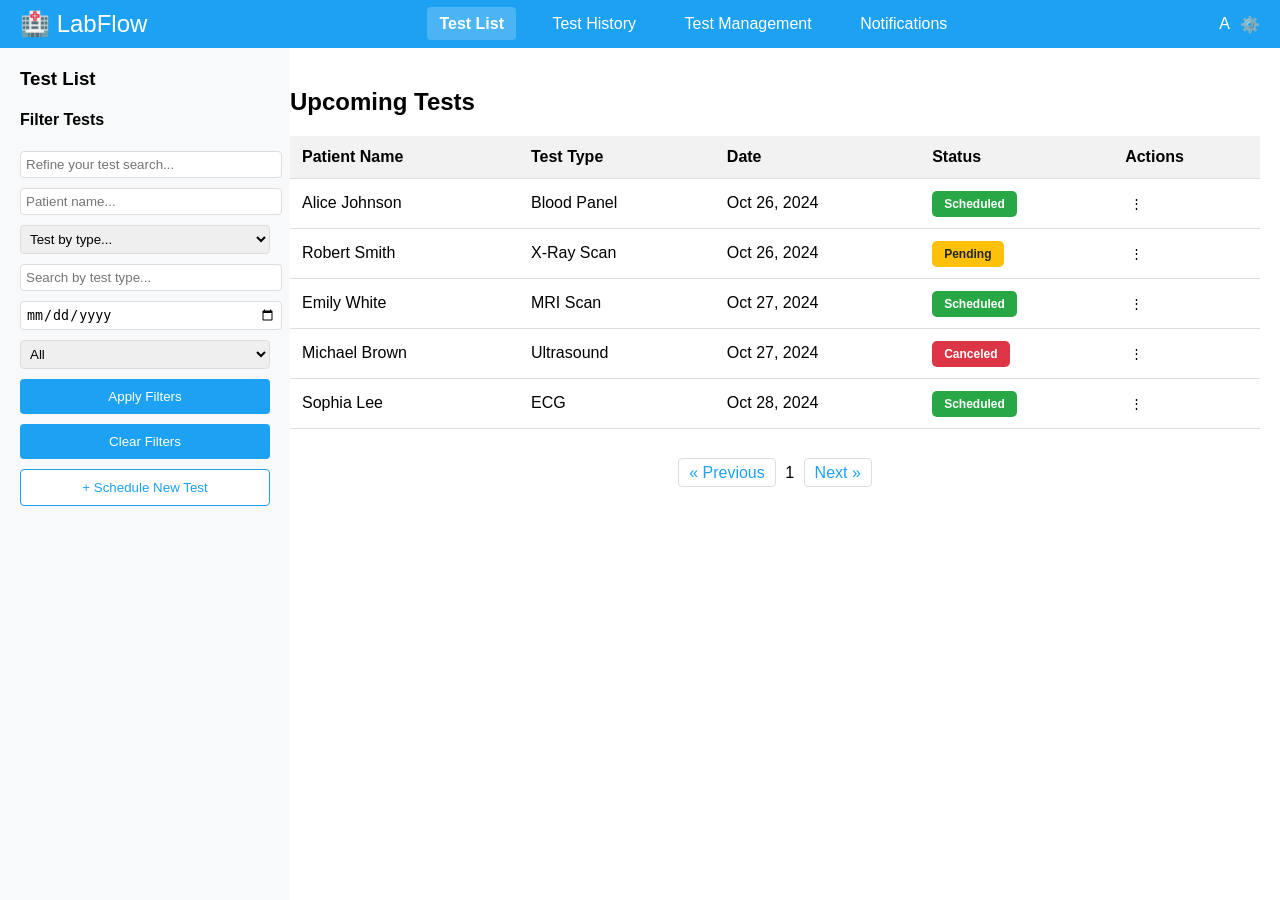
<file: TestList.html>
<!DOCTYPE html>
<html lang="en">
<head>
    <meta charset="UTF-8">
    <meta name="viewport" content="width=device-width, initial-scale=1.0">
    <title>Test List - LabFlow</title>
    <style>
        body {
            font-family: Arial, sans-serif;
            margin: 0;
            padding: 0;
        }
        .header {
            background-color: #1DA1F2;
            color: white;
            padding: 10px 20px;
            display: flex;
            justify-content: space-between;
            align-items: center;
        }
        .header .logo {
            font-size: 24px;
        }
        .header nav a {
            color: white;
            margin-left: 20px;
            text-decoration: none;
            padding: 8px 12px;
            border-radius: 4px;
            transition: background-color 0.3s;
        }
        .header nav a:hover {
            background-color: rgba(255,255,255,0.1);
        }
        .header nav a.active {
            background-color: rgba(255,255,255,0.2);
            font-weight: bold;
        }
        .user-actions {
            display: flex;
            align-items: center;
            gap: 10px;
        }
        .sidebar {
            width: 250px;
            background-color: #f8f9fa;
            height: 100vh;
            padding: 20px;
            position: fixed;
        }
        .sidebar h3 {
            margin-top: 0;
        }
        .sidebar .filter-section {
            margin-top: 20px;
        }
        .sidebar input, .sidebar select {
            width: 100%;
            margin-bottom: 10px;
            padding: 5px;
            border: 1px solid #ddd;
            border-radius: 4px;
        }
        .sidebar button {
            background-color: #1DA1F2;
            color: white;
            border: none;
            padding: 10px;
            width: 100%;
            margin-bottom: 10px;
            border-radius: 4px;
            cursor: pointer;
            transition: background-color 0.3s;
        }
        .sidebar button:hover {
            background-color: #0d8bd9;
        }
        .sidebar button:last-child {
            background-color: #fff;
            color: #1DA1F2;
            border: 1px solid #1DA1F2;
        }
        .sidebar button:last-child:hover {
            background-color: #f0f8ff;
        }
        .main-content {
            margin-left: 270px;
            padding: 20px;
        }
        .table {
            width: 100%;
            border-collapse: collapse;
        }
        .table th, .table td {
            padding: 12px;
            text-align: left;
            border-bottom: 1px solid #ddd;
        }
        .table th {
            background-color: #f2f2f2;
            font-weight: bold;
        }
        .table .status {
            padding: 6px 12px;
            border-radius: 5px;
            color: white;
            font-size: 12px;
            font-weight: bold;
        }
        .table .scheduled { background-color: #28a745; }
        .table .pending { background-color: #ffc107; color: #212529; }
        .table .canceled { background-color: #dc3545; }
        .actions button {
            background: none;
            border: none;
            cursor: pointer;
            padding: 5px;
            border-radius: 3px;
        }
        .actions button:hover {
            background-color: #f0f0f0;
        }
        .pagination {
            margin-top: 20px;
            text-align: center;
            padding: 15px;
        }
        .pagination a {
            color: #1DA1F2;
            text-decoration: none;
            margin: 0 5px;
            padding: 5px 10px;
            border: 1px solid #ddd;
            border-radius: 4px;
        }
        .pagination a:hover {
            background-color: #1DA1F2;
            color: white;
        }
    </style>
</head>
<body>
    <div class="header">
        <div class="logo">🏥 LabFlow</div>
        <nav>
            <a href="TestList.html" class="active">Test List</a>
            <a href="test-history.html">Test History</a>
            <a href="TManagement.html">Test Management</a>
            <a href="index.html">Notifications</a>
        </nav>
        <div class="user-actions">
            <span>A</span>
            <span>⚙️</span>
        </div>
    </div>
    <div class="sidebar">
        <h3>Test List</h3>
        <div class="filter-section">
            <h4>Filter Tests</h4>
            <input type="text" placeholder="Refine your test search...">
            <input type="text" placeholder="Patient name...">
            <select>
                <option value="">Test by type...</option>
                <option value="blood">Blood Panel</option>
                <option value="xray">X-Ray Scan</option>
                <option value="mri">MRI Scan</option>
                <option value="ultrasound">Ultrasound</option>
                <option value="ecg">ECG</option>
            </select>
            <input type="text" placeholder="Search by test type...">
            <input type="date" placeholder="Date Range...">
            <select>
                <option value="all">All</option>
                <option value="scheduled">Scheduled</option>
                <option value="pending">Pending</option>
                <option value="canceled">Canceled</option>
            </select>
            <button>Apply Filters</button>
            <button>Clear Filters</button>
            <button>+ Schedule New Test</button>
        </div>
    </div>
    <div class="main-content">
        <h2>Upcoming Tests</h2>
        <table class="table">
            <thead>
                <tr>
                    <th>Patient Name</th>
                    <th>Test Type</th>
                    <th>Date</th>
                    <th>Status</th>
                    <th>Actions</th>
                </tr>
            </thead>
            <tbody>
                <tr>
                    <td>Alice Johnson</td>
                    <td>Blood Panel</td>
                    <td>Oct 26, 2024</td>
                    <td><span class="status scheduled">Scheduled</span></td>
                    <td class="actions"><button title="More options">⋮</button></td>
                </tr>
                <tr>
                    <td>Robert Smith</td>
                    <td>X-Ray Scan</td>
                    <td>Oct 26, 2024</td>
                    <td><span class="status pending">Pending</span></td>
                    <td class="actions"><button title="More options">⋮</button></td>
                </tr>
                <tr>
                    <td>Emily White</td>
                    <td>MRI Scan</td>
                    <td>Oct 27, 2024</td>
                    <td><span class="status scheduled">Scheduled</span></td>
                    <td class="actions"><button title="More options">⋮</button></td>
                </tr>
                <tr>
                    <td>Michael Brown</td>
                    <td>Ultrasound</td>
                    <td>Oct 27, 2024</td>
                    <td><span class="status canceled">Canceled</span></td>
                    <td class="actions"><button title="More options">⋮</button></td>
                </tr>
                <tr>
                    <td>Sophia Lee</td>
                    <td>ECG</td>
                    <td>Oct 28, 2024</td>
                    <td><span class="status scheduled">Scheduled</span></td>
                    <td class="actions"><button title="More options">⋮</button></td>
                </tr>
            </tbody>
        </table>
        <div class="pagination">
            <a href="#">&laquo; Previous</a>
            <span>1</span>
            <a href="#">Next &raquo;</a>
        </div>
    </div>
</body>
</html>
</file>
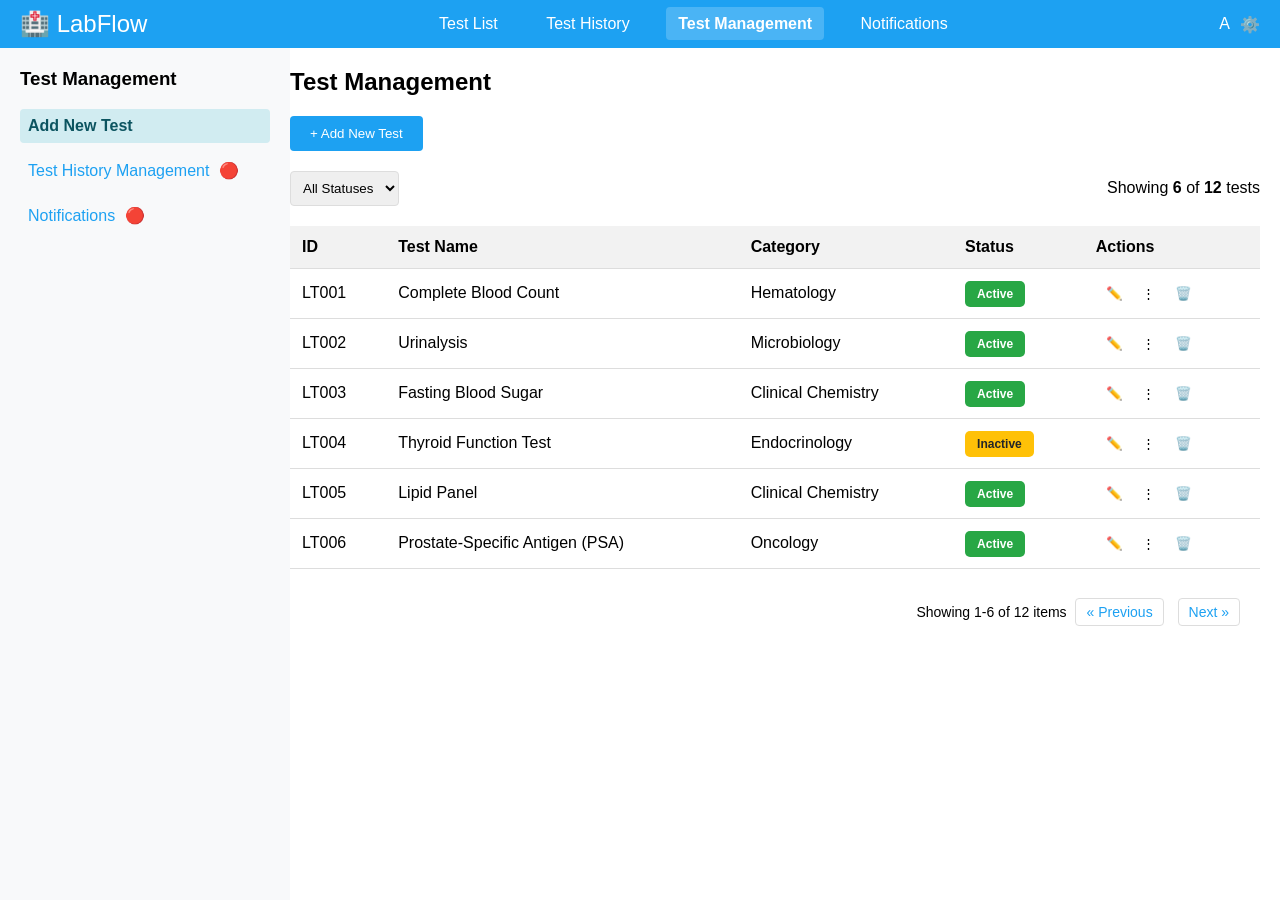
<file: TManagement.html>
<!DOCTYPE html>
<html lang="en">
<head>
    <meta charset="UTF-8">
    <meta name="viewport" content="width=device-width, initial-scale=1.0">
    <title>Test Management - LabFlow</title>
    <style>
        body {
            font-family: Arial, sans-serif;
            margin: 0;
            padding: 0;
        }
        .header {
            background-color: #1DA1F2;
            color: white;
            padding: 10px 20px;
            display: flex;
            justify-content: space-between;
            align-items: center;
        }
        .header .logo {
            font-size: 24px;
        }
        .header nav a {
            color: white;
            margin-left: 20px;
            text-decoration: none;
            padding: 8px 12px;
            border-radius: 4px;
            transition: background-color 0.3s;
        }
        .header nav a:hover {
            background-color: rgba(255,255,255,0.1);
        }
        .header nav a.active {
            background-color: rgba(255,255,255,0.2);
            font-weight: bold;
        }
        .user-actions {
            display: flex;
            align-items: center;
            gap: 10px;
        }
        .sidebar {
            width: 250px;
            background-color: #f8f9fa;
            height: 100vh;
            padding: 20px;
            position: fixed;
        }
        .sidebar h3 {
            margin-top: 0;
        }
        .sidebar a {
            color: #1DA1F2;
            text-decoration: none;
            display: block;
            margin-bottom: 10px;
            padding: 8px;
            border-radius: 4px;
            transition: background-color 0.3s;
        }
        .sidebar a:hover {
            background-color: #e9ecef;
        }
        .sidebar a.active {
            font-weight: bold;
            background-color: #d1ecf1;
            color: #0c5460;
        }
        .sidebar .notifications {
            color: #dc3545;
            margin-left: 5px;
        }
        .main-content {
            margin-left: 270px;
            padding: 20px;
        }
        .main-content h2 {
            margin-top: 0;
        }
        .add-test-btn {
            background-color: #1DA1F2;
            color: white;
            border: none;
            padding: 10px 20px;
            margin-bottom: 20px;
            cursor: pointer;
            border-radius: 4px;
            transition: background-color 0.3s;
        }
        .add-test-btn:hover {
            background-color: #0d8bd9;
        }
        .filter-section {
            display: flex;
            justify-content: space-between;
            margin-bottom: 20px;
            align-items: center;
        }
        .filter-section select {
            padding: 8px;
            border: 1px solid #ddd;
            border-radius: 4px;
        }
        .table {
            width: 100%;
            border-collapse: collapse;
        }
        .table th, .table td {
            padding: 12px;
            text-align: left;
            border-bottom: 1px solid #ddd;
        }
        .table th {
            background-color: #f2f2f2;
            font-weight: bold;
        }
        .table .status {
            padding: 6px 12px;
            border-radius: 5px;
            color: white;
            font-size: 12px;
            font-weight: bold;
        }
        .table .active { background-color: #28a745; }
        .table .inactive { background-color: #ffc107; color: #212529; }
        .table .actions button {
            background: none;
            border: none;
            cursor: pointer;
            margin-left: 5px;
            padding: 5px;
            border-radius: 3px;
            transition: background-color 0.3s;
        }
        .table .actions button:hover {
            background-color: #f0f0f0;
        }
        .pagination {
            margin-top: 20px;
            text-align: right;
            padding: 15px;
            font-size: 14px;
        }
        .pagination a {
            color: #1DA1F2;
            text-decoration: none;
            margin: 0 5px;
            padding: 5px 10px;
            border: 1px solid #ddd;
            border-radius: 4px;
        }
        .pagination a:hover {
            background-color: #1DA1F2;
            color: white;
        }
    </style>
</head>
<body>
    <div class="header">
        <div class="logo">🏥 LabFlow</div>
        <nav>
            <a href="TestList.html">Test List</a>
            <a href="test-history.html">Test History</a>
            <a href="TManagement.html" class="active">Test Management</a>
            <a href="index.html">Notifications</a>
        </nav>
        <div class="user-actions">
            <span>A</span>
            <span>⚙️</span>
        </div>
    </div>
    <div class="sidebar">
        <h3>Test Management</h3>
        <a href="#" class="active">Add New Test</a>
        <a href="#">Test History Management <span class="notifications">🔴</span></a>
        <a href="#">Notifications <span class="notifications">🔴</span></a>
    </div>
    <div class="main-content">
        <h2>Test Management</h2>
        <button class="add-test-btn">+ Add New Test</button>
        <div class="filter-section">
            <select>
                <option value="all">All Statuses</option>
                <option value="active">Active</option>
                <option value="inactive">Inactive</option>
            </select>
            <div>Showing <strong>6</strong> of <strong>12</strong> tests</div>
        </div>
        <table class="table">
            <thead>
                <tr>
                    <th>ID</th>
                    <th>Test Name</th>
                    <th>Category</th>
                    <th>Status</th>
                    <th>Actions</th>
                </tr>
            </thead>
            <tbody>
                <tr>
                    <td>LT001</td>
                    <td>Complete Blood Count</td>
                    <td>Hematology</td>
                    <td><span class="status active">Active</span></td>
                    <td class="actions">
                        <button title="Edit">✏️</button>
                        <button title="More options">⋮</button>
                        <button title="Delete" style="color: #dc3545;">🗑️</button>
                    </td>
                </tr>
                <tr>
                    <td>LT002</td>
                    <td>Urinalysis</td>
                    <td>Microbiology</td>
                    <td><span class="status active">Active</span></td>
                    <td class="actions">
                        <button title="Edit">✏️</button>
                        <button title="More options">⋮</button>
                        <button title="Delete" style="color: #dc3545;">🗑️</button>
                    </td>
                </tr>
                <tr>
                    <td>LT003</td>
                    <td>Fasting Blood Sugar</td>
                    <td>Clinical Chemistry</td>
                    <td><span class="status active">Active</span></td>
                    <td class="actions">
                        <button title="Edit">✏️</button>
                        <button title="More options">⋮</button>
                        <button title="Delete" style="color: #dc3545;">🗑️</button>
                    </td>
                </tr>
                <tr>
                    <td>LT004</td>
                    <td>Thyroid Function Test</td>
                    <td>Endocrinology</td>
                    <td><span class="status inactive">Inactive</span></td>
                    <td class="actions">
                        <button title="Edit">✏️</button>
                        <button title="More options">⋮</button>
                        <button title="Delete" style="color: #dc3545;">🗑️</button>
                    </td>
                </tr>
                <tr>
                    <td>LT005</td>
                    <td>Lipid Panel</td>
                    <td>Clinical Chemistry</td>
                    <td><span class="status active">Active</span></td>
                    <td class="actions">
                        <button title="Edit">✏️</button>
                        <button title="More options">⋮</button>
                        <button title="Delete" style="color: #dc3545;">🗑️</button>
                    </td>
                </tr>
                <tr>
                    <td>LT006</td>
                    <td>Prostate-Specific Antigen (PSA)</td>
                    <td>Oncology</td>
                    <td><span class="status active">Active</span></td>
                    <td class="actions">
                        <button title="Edit">✏️</button>
                        <button title="More options">⋮</button>
                        <button title="Delete" style="color: #dc3545;">🗑️</button>
                    </td>
                </tr>
            </tbody>
        </table>
        <div class="pagination">
            Showing 1-6 of 12 items 
            <a href="#">&laquo; Previous</a>
            <a href="#">Next &raquo;</a>
        </div>
    </div>
</body>
</html>
</file>
